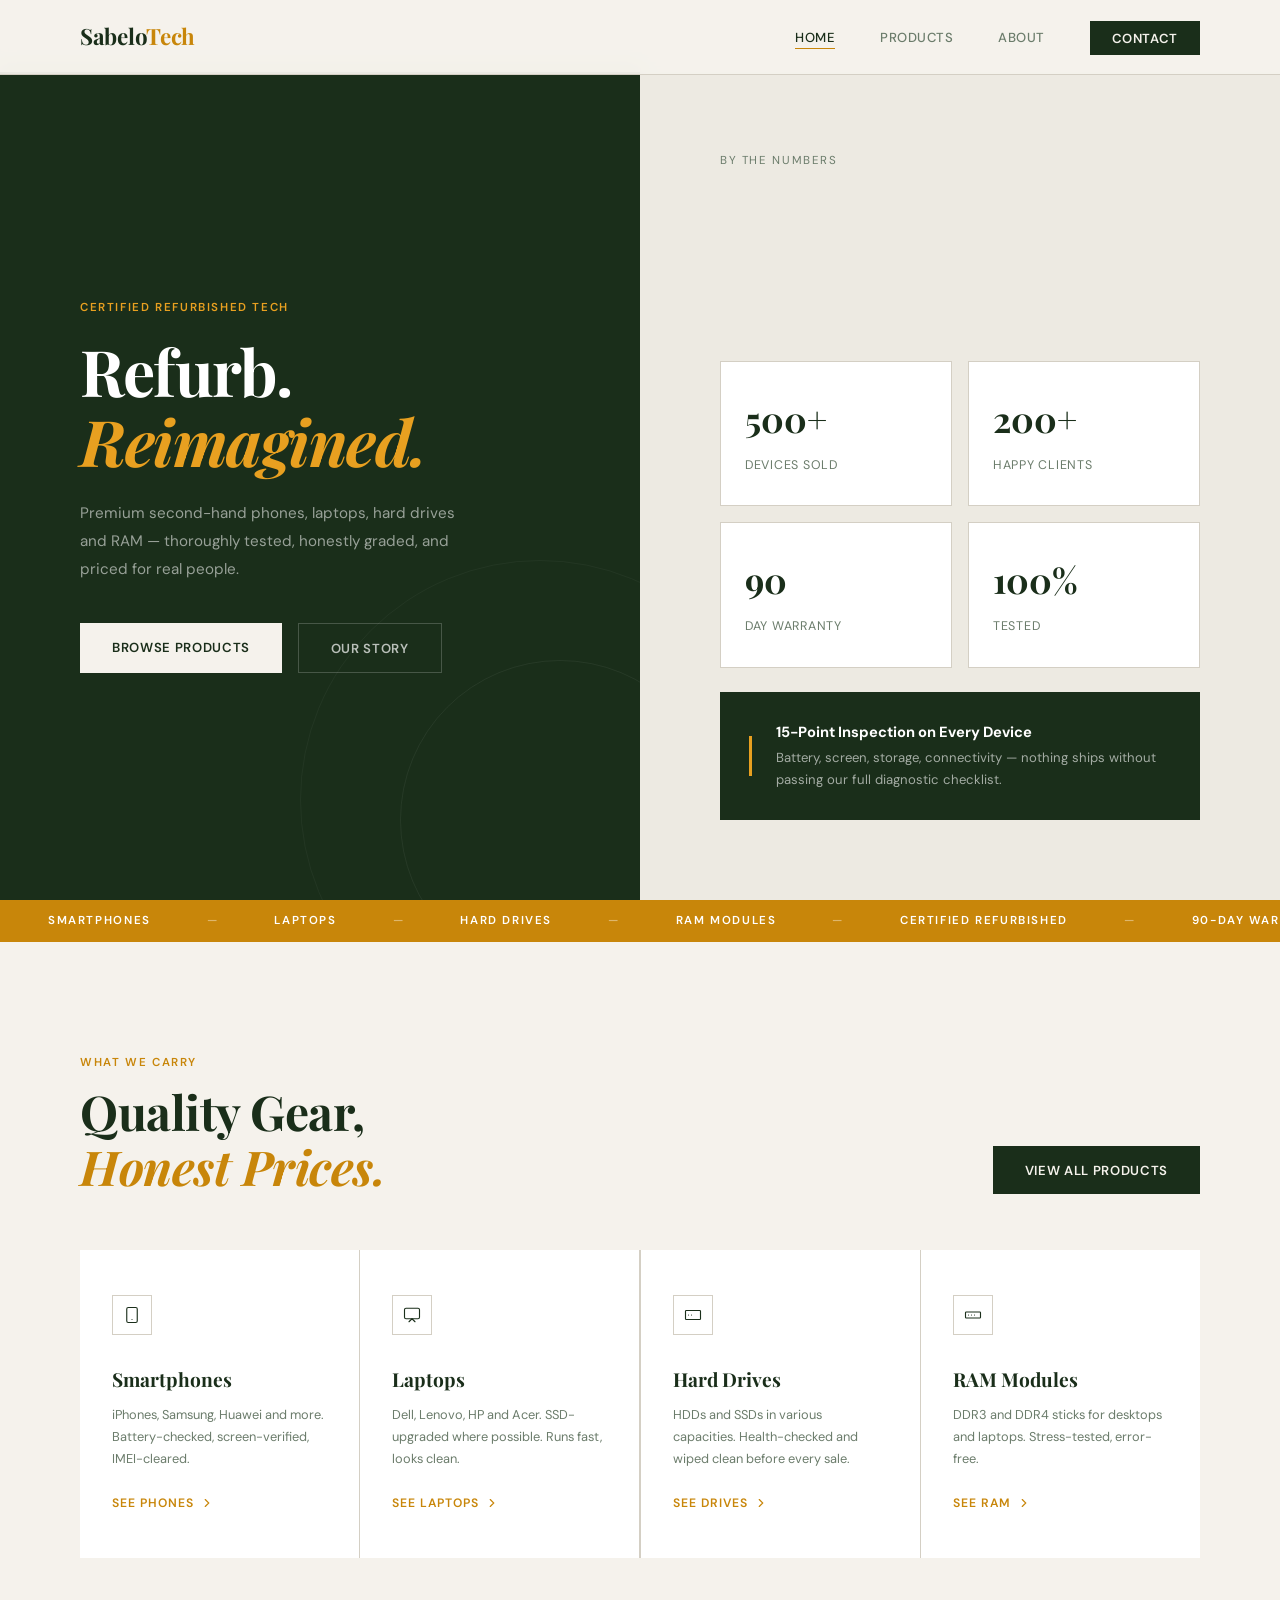
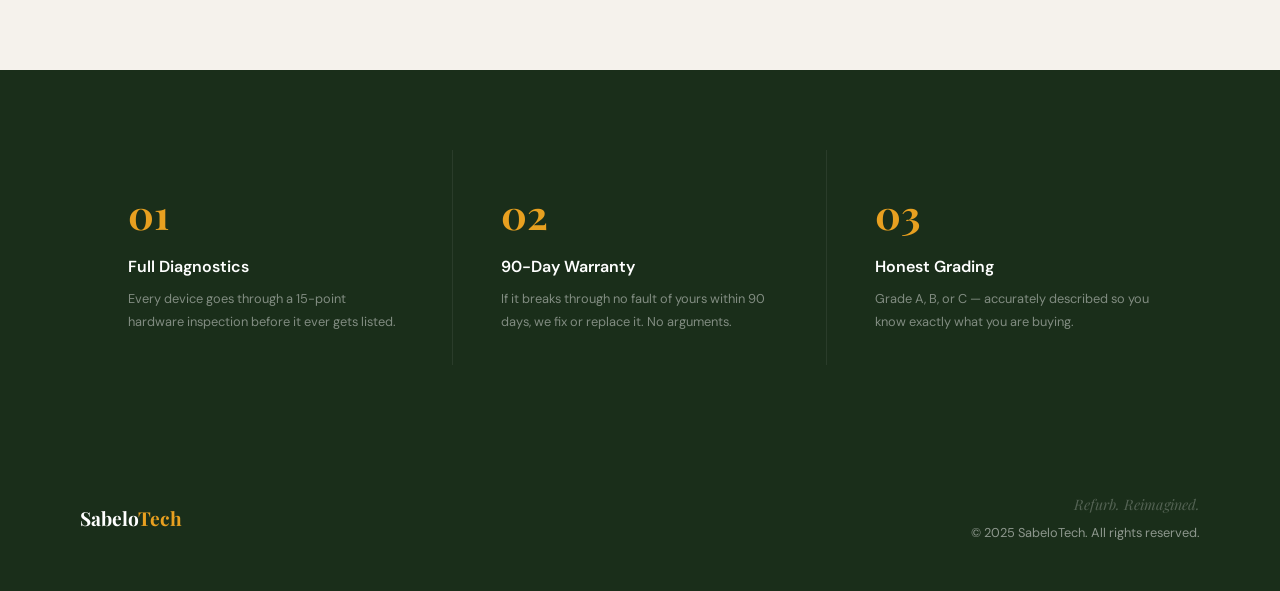
<file: index.html>
<!DOCTYPE html>
<html lang="en">
<head>
  <meta charset="UTF-8"/>
  <meta name="viewport" content="width=device-width, initial-scale=1.0"/>
  <title>SabeloTech — Refurb. Reimagined.</title>
  <link href="https://fonts.googleapis.com/css2?family=Playfair+Display:ital,wght@0,600;0,700;1,600&family=DM+Sans:wght@400;500;600&display=swap" rel="stylesheet"/>
  <link rel="stylesheet" href="style.css"/>
  <style>
    /* ── HERO ── */
    .hero {
      min-height: 100vh;
      display: grid;
      grid-template-columns: 1fr 1fr;
      padding-top: 72px;
    }
    .hero-left {
      background: var(--dark);
      display: flex;
      flex-direction: column;
      justify-content: center;
      padding: 6rem 5rem;
      position: relative;
      overflow: hidden;
    }
    .hero-left::after {
      content: '';
      position: absolute;
      bottom: -80px; right: -80px;
      width: 320px; height: 320px;
      border-radius: 50%;
      border: 1px solid rgba(255,255,255,0.06);
    }
    .hero-left::before {
      content: '';
      position: absolute;
      bottom: -140px; right: -140px;
      width: 480px; height: 480px;
      border-radius: 50%;
      border: 1px solid rgba(255,255,255,0.04);
    }
    .hero-eyebrow {
      font-size: 0.72rem;
      font-weight: 600;
      letter-spacing: 0.14em;
      text-transform: uppercase;
      color: var(--accent2);
      margin-bottom: 1.2rem;
      opacity: 0;
      animation: fadeUp 0.6s ease 0.2s forwards;
    }
    .hero-title {
      font-family: var(--font-head);
      font-size: clamp(2.8rem, 5vw, 4.5rem);
      font-weight: 700;
      color: #fff;
      line-height: 1.08;
      letter-spacing: -1.5px;
      margin-bottom: 1.5rem;
      opacity: 0;
      animation: fadeUp 0.7s ease 0.4s forwards;
    }
    .hero-title em {
      font-style: italic;
      color: var(--accent2);
    }
    .hero-sub {
      font-size: 0.95rem;
      color: rgba(255,255,255,0.55);
      line-height: 1.85;
      max-width: 400px;
      margin-bottom: 2.5rem;
      opacity: 0;
      animation: fadeUp 0.7s ease 0.6s forwards;
    }
    .hero-btns {
      display: flex; gap: 1rem;
      opacity: 0;
      animation: fadeUp 0.6s ease 0.8s forwards;
    }
    .btn-light {
      background: var(--bg);
      color: var(--dark);
      font-family: var(--font-body);
      font-size: 0.82rem;
      font-weight: 600;
      letter-spacing: 0.05em;
      text-transform: uppercase;
      padding: 0.85rem 2rem;
      border: none; cursor: pointer;
      display: inline-block;
      transition: background 0.2s, transform 0.2s;
    }
    .btn-light:hover { background: var(--surface); transform: translateY(-2px); }
    .btn-ghost {
      background: transparent;
      color: rgba(255,255,255,0.7);
      font-family: var(--font-body);
      font-size: 0.82rem;
      font-weight: 600;
      letter-spacing: 0.05em;
      text-transform: uppercase;
      padding: 0.85rem 2rem;
      border: 1.5px solid rgba(255,255,255,0.2);
      display: inline-block;
      transition: border-color 0.2s, color 0.2s;
    }
    .btn-ghost:hover { border-color: rgba(255,255,255,0.5); color: #fff; }

    .hero-right {
      background: var(--surface);
      display: flex;
      flex-direction: column;
      justify-content: flex-end;
      padding: 5rem;
      gap: 1.5rem;
      position: relative;
    }
    .hero-right-label {
      position: absolute;
      top: 5rem; left: 5rem;
      font-size: 0.72rem;
      letter-spacing: 0.14em;
      text-transform: uppercase;
      color: var(--muted);
    }
    .hero-stat-row {
      display: grid;
      grid-template-columns: 1fr 1fr;
      gap: 1rem;
    }
    .hero-stat {
      background: var(--card);
      border: 1px solid var(--border);
      padding: 1.8rem 1.5rem;
    }
    .hero-stat-num {
      font-family: var(--font-head);
      font-size: 2.2rem;
      font-weight: 700;
      color: var(--dark);
      display: block;
      margin-bottom: 0.25rem;
    }
    .hero-stat-label {
      font-size: 0.78rem;
      color: var(--muted);
      text-transform: uppercase;
      letter-spacing: 0.06em;
    }
    .hero-feature {
      background: var(--dark);
      padding: 1.8rem;
      display: flex;
      align-items: center;
      gap: 1.5rem;
    }
    .hero-feature-bar {
      width: 3px; height: 40px;
      background: var(--accent2);
      flex-shrink: 0;
    }
    .hero-feature p {
      font-size: 0.82rem;
      color: rgba(255,255,255,0.6);
      line-height: 1.7;
    }
    .hero-feature strong {
      display: block;
      color: #fff;
      font-size: 0.92rem;
      margin-bottom: 0.15rem;
    }

    @keyframes fadeUp {
      from { opacity: 0; transform: translateY(18px); }
      to   { opacity: 1; transform: translateY(0); }
    }

    /* ── MARQUEE ── */
    .marquee-wrap {
      overflow: hidden;
      background: var(--accent);
      padding: 0.75rem 0;
    }
    .marquee-track {
      display: flex;
      white-space: nowrap;
      animation: marquee 22s linear infinite;
    }
    .marquee-track span {
      font-size: 0.72rem;
      font-weight: 600;
      letter-spacing: 0.14em;
      text-transform: uppercase;
      color: #fff;
      padding: 0 3rem;
    }
    .marquee-track span.dot {
      color: rgba(255,255,255,0.4);
      padding: 0 0.5rem;
    }
    @keyframes marquee {
      from { transform: translateX(0); }
      to   { transform: translateX(-50%); }
    }

    /* ── CATEGORIES PREVIEW ── */
    .categories {
      padding: 7rem 5rem;
      background: var(--bg);
    }
    .categories-header {
      display: flex;
      justify-content: space-between;
      align-items: flex-end;
      margin-bottom: 3.5rem;
    }
    .categories-grid {
      display: grid;
      grid-template-columns: repeat(4, 1fr);
      gap: 1.5px;
      background: var(--border);
    }
    .cat-card {
      background: var(--card);
      padding: 2.8rem 2rem;
      border: none;
      position: relative;
      overflow: hidden;
      transition: background 0.3s;
    }
    .cat-card::after {
      content: '';
      position: absolute;
      bottom: 0; left: 0; right: 0;
      height: 3px;
      background: var(--accent);
      transform: scaleX(0);
      transform-origin: left;
      transition: transform 0.3s ease;
    }
    .cat-card:hover { background: var(--light); }
    .cat-card:hover::after { transform: scaleX(1); }
    .cat-icon {
      width: 40px; height: 40px;
      border: 1.5px solid var(--border);
      display: flex; align-items: center; justify-content: center;
      margin-bottom: 1.8rem;
      font-size: 0;
    }
    .cat-icon svg {
      width: 18px; height: 18px;
      stroke: var(--dark); fill: none;
      stroke-width: 1.5; stroke-linecap: round; stroke-linejoin: round;
    }
    .cat-name {
      font-family: var(--font-head);
      font-size: 1.2rem;
      font-weight: 700;
      color: var(--dark);
      margin-bottom: 0.6rem;
    }
    .cat-desc {
      font-size: 0.8rem;
      color: var(--muted);
      line-height: 1.7;
      margin-bottom: 1.5rem;
    }
    .cat-link {
      font-size: 0.76rem;
      font-weight: 600;
      letter-spacing: 0.08em;
      text-transform: uppercase;
      color: var(--accent);
      display: flex; align-items: center; gap: 0.4rem;
    }
    .cat-link svg {
      width: 14px; height: 14px;
      stroke: var(--accent); fill: none;
      stroke-width: 2; stroke-linecap: round;
      transition: transform 0.2s;
    }
    .cat-card:hover .cat-link svg { transform: translateX(4px); }

    /* ── PROMISE STRIP ── */
    .promise {
      background: var(--dark);
      padding: 5rem;
      display: grid;
      grid-template-columns: repeat(3, 1fr);
      gap: 0;
    }
    .promise-item {
      padding: 2rem 3rem;
      border-right: 1px solid rgba(255,255,255,0.07);
    }
    .promise-item:last-child { border-right: none; }
    .promise-num {
      font-family: var(--font-head);
      font-size: 2.5rem;
      font-weight: 700;
      color: var(--accent2);
      display: block;
      margin-bottom: 0.5rem;
    }
    .promise-label {
      font-size: 1rem;
      font-weight: 600;
      color: #fff;
      margin-bottom: 0.5rem;
    }
    .promise-desc {
      font-size: 0.8rem;
      color: rgba(255,255,255,0.45);
      line-height: 1.8;
    }

    @media (max-width: 900px) {
      .hero { grid-template-columns: 1fr; }
      .hero-right { display: none; }
      .hero-left { padding: 5rem 1.5rem; }
      .categories { padding: 4rem 1.5rem; }
      .categories-grid { grid-template-columns: 1fr 1fr; }
      .promise { grid-template-columns: 1fr; padding: 3rem 1.5rem; }
      .promise-item { border-right: none; border-bottom: 1px solid rgba(255,255,255,0.07); }
      .categories-header { flex-direction: column; align-items: flex-start; gap: 1rem; }
    }
  </style>
</head>
<body>

  <nav id="navbar">
    <div class="logo">Sabelo<span>Tech</span></div>
    <ul class="nav-links">
      <li><a href="index.html" class="active">Home</a></li>
      <li><a href="products.html">Products</a></li>
      <li><a href="about.html">About</a></li>
      <li><a href="contact.html" class="nav-cta">Contact</a></li>
    </ul>
  </nav>

  <!-- HERO -->
  <section class="hero">
    <div class="hero-left">
      <span class="hero-eyebrow">Certified Refurbished Tech</span>
      <h1 class="hero-title">Refurb.<br><em>Reimagined.</em></h1>
      <p class="hero-sub">
        Premium second-hand phones, laptops, hard drives and RAM —
        thoroughly tested, honestly graded, and priced for real people.
      </p>
      <div class="hero-btns">
        <a href="products.html" class="btn-light">Browse Products</a>
        <a href="about.html" class="btn-ghost">Our Story</a>
      </div>
    </div>
    <div class="hero-right">
      <span class="hero-right-label">By the numbers</span>
      <div class="hero-stat-row">
        <div class="hero-stat reveal">
          <span class="hero-stat-num">500+</span>
          <span class="hero-stat-label">Devices Sold</span>
        </div>
        <div class="hero-stat reveal reveal-delay-1">
          <span class="hero-stat-num">200+</span>
          <span class="hero-stat-label">Happy Clients</span>
        </div>
        <div class="hero-stat reveal reveal-delay-2">
          <span class="hero-stat-num">90</span>
          <span class="hero-stat-label">Day Warranty</span>
        </div>
        <div class="hero-stat reveal reveal-delay-3">
          <span class="hero-stat-num">100%</span>
          <span class="hero-stat-label">Tested</span>
        </div>
      </div>
      <div class="hero-feature reveal reveal-delay-4">
        <div class="hero-feature-bar"></div>
        <div>
          <strong>15-Point Inspection on Every Device</strong>
          <p>Battery, screen, storage, connectivity — nothing ships without passing our full diagnostic checklist.</p>
        </div>
      </div>
    </div>
  </section>

  <!-- MARQUEE -->
  <div class="marquee-wrap">
    <div class="marquee-track">
      <span>Smartphones</span><span class="dot">—</span>
      <span>Laptops</span><span class="dot">—</span>
      <span>Hard Drives</span><span class="dot">—</span>
      <span>RAM Modules</span><span class="dot">—</span>
      <span>Certified Refurbished</span><span class="dot">—</span>
      <span>90-Day Warranty</span><span class="dot">—</span>
      <span>Free Diagnostics</span><span class="dot">—</span>
      <span>Honest Grading</span><span class="dot">—</span>
      <span>Smartphones</span><span class="dot">—</span>
      <span>Laptops</span><span class="dot">—</span>
      <span>Hard Drives</span><span class="dot">—</span>
      <span>RAM Modules</span><span class="dot">—</span>
      <span>Certified Refurbished</span><span class="dot">—</span>
      <span>90-Day Warranty</span><span class="dot">—</span>
      <span>Free Diagnostics</span><span class="dot">—</span>
      <span>Honest Grading</span><span class="dot">—</span>
    </div>
  </div>

  <!-- CATEGORIES PREVIEW -->
  <section class="categories">
    <div class="categories-header">
      <div>
        <span class="section-eyebrow reveal">What We Carry</span>
        <h2 class="section-title reveal reveal-delay-1">Quality Gear,<br><em>Honest Prices.</em></h2>
      </div>
      <a href="products.html" class="btn btn-dark reveal">View All Products</a>
    </div>
    <div class="categories-grid">

      <div class="cat-card reveal">
        <div class="cat-icon">
          <svg viewBox="0 0 24 24"><rect x="5" y="2" width="14" height="20" rx="2"/><line x1="12" y1="18" x2="12" y2="18.01"/></svg>
        </div>
        <div class="cat-name">Smartphones</div>
        <p class="cat-desc">iPhones, Samsung, Huawei and more. Battery-checked, screen-verified, IMEI-cleared.</p>
        <a href="products.html" class="cat-link">
          See Phones
          <svg viewBox="0 0 24 24"><polyline points="9 18 15 12 9 6"/></svg>
        </a>
      </div>

      <div class="cat-card reveal reveal-delay-1">
        <div class="cat-icon">
          <svg viewBox="0 0 24 24"><rect x="2" y="3" width="20" height="14" rx="2"/><polyline points="8 21 12 17 16 21"/></svg>
        </div>
        <div class="cat-name">Laptops</div>
        <p class="cat-desc">Dell, Lenovo, HP and Acer. SSD-upgraded where possible. Runs fast, looks clean.</p>
        <a href="products.html" class="cat-link">
          See Laptops
          <svg viewBox="0 0 24 24"><polyline points="9 18 15 12 9 6"/></svg>
        </a>
      </div>

      <div class="cat-card reveal reveal-delay-2">
        <div class="cat-icon">
          <svg viewBox="0 0 24 24"><rect x="2" y="6" width="20" height="12" rx="1"/><line x1="6" y1="12" x2="6" y2="12.01"/><line x1="10" y1="12" x2="10" y2="12.01"/></svg>
        </div>
        <div class="cat-name">Hard Drives</div>
        <p class="cat-desc">HDDs and SSDs in various capacities. Health-checked and wiped clean before every sale.</p>
        <a href="products.html" class="cat-link">
          See Drives
          <svg viewBox="0 0 24 24"><polyline points="9 18 15 12 9 6"/></svg>
        </a>
      </div>

      <div class="cat-card reveal reveal-delay-3">
        <div class="cat-icon">
          <svg viewBox="0 0 24 24"><rect x="2" y="8" width="20" height="8" rx="1"/><line x1="6" y1="12" x2="6" y2="12.01"/><line x1="10" y1="12" x2="10" y2="12.01"/><line x1="14" y1="12" x2="14" y2="12.01"/></svg>
        </div>
        <div class="cat-name">RAM Modules</div>
        <p class="cat-desc">DDR3 and DDR4 sticks for desktops and laptops. Stress-tested, error-free.</p>
        <a href="products.html" class="cat-link">
          See RAM
          <svg viewBox="0 0 24 24"><polyline points="9 18 15 12 9 6"/></svg>
        </a>
      </div>

    </div>
  </section>

  <!-- PROMISE STRIP -->
  <div class="promise">
    <div class="promise-item reveal">
      <span class="promise-num">01</span>
      <div class="promise-label">Full Diagnostics</div>
      <p class="promise-desc">Every device goes through a 15-point hardware inspection before it ever gets listed.</p>
    </div>
    <div class="promise-item reveal reveal-delay-1">
      <span class="promise-num">02</span>
      <div class="promise-label">90-Day Warranty</div>
      <p class="promise-desc">If it breaks through no fault of yours within 90 days, we fix or replace it. No arguments.</p>
    </div>
    <div class="promise-item reveal reveal-delay-2">
      <span class="promise-num">03</span>
      <div class="promise-label">Honest Grading</div>
      <p class="promise-desc">Grade A, B, or C — accurately described so you know exactly what you are buying.</p>
    </div>
  </div>

  <footer>
    <div class="footer-logo">Sabelo<span>Tech</span></div>
    <div class="footer-right">
      <div class="footer-tagline">Refurb. Reimagined.</div>
      <div style="margin-top:0.4rem">© 2025 SabeloTech. All rights reserved.</div>
    </div>
  </footer>

  <script src="main.js"></script>
</body>
</html>
</file>
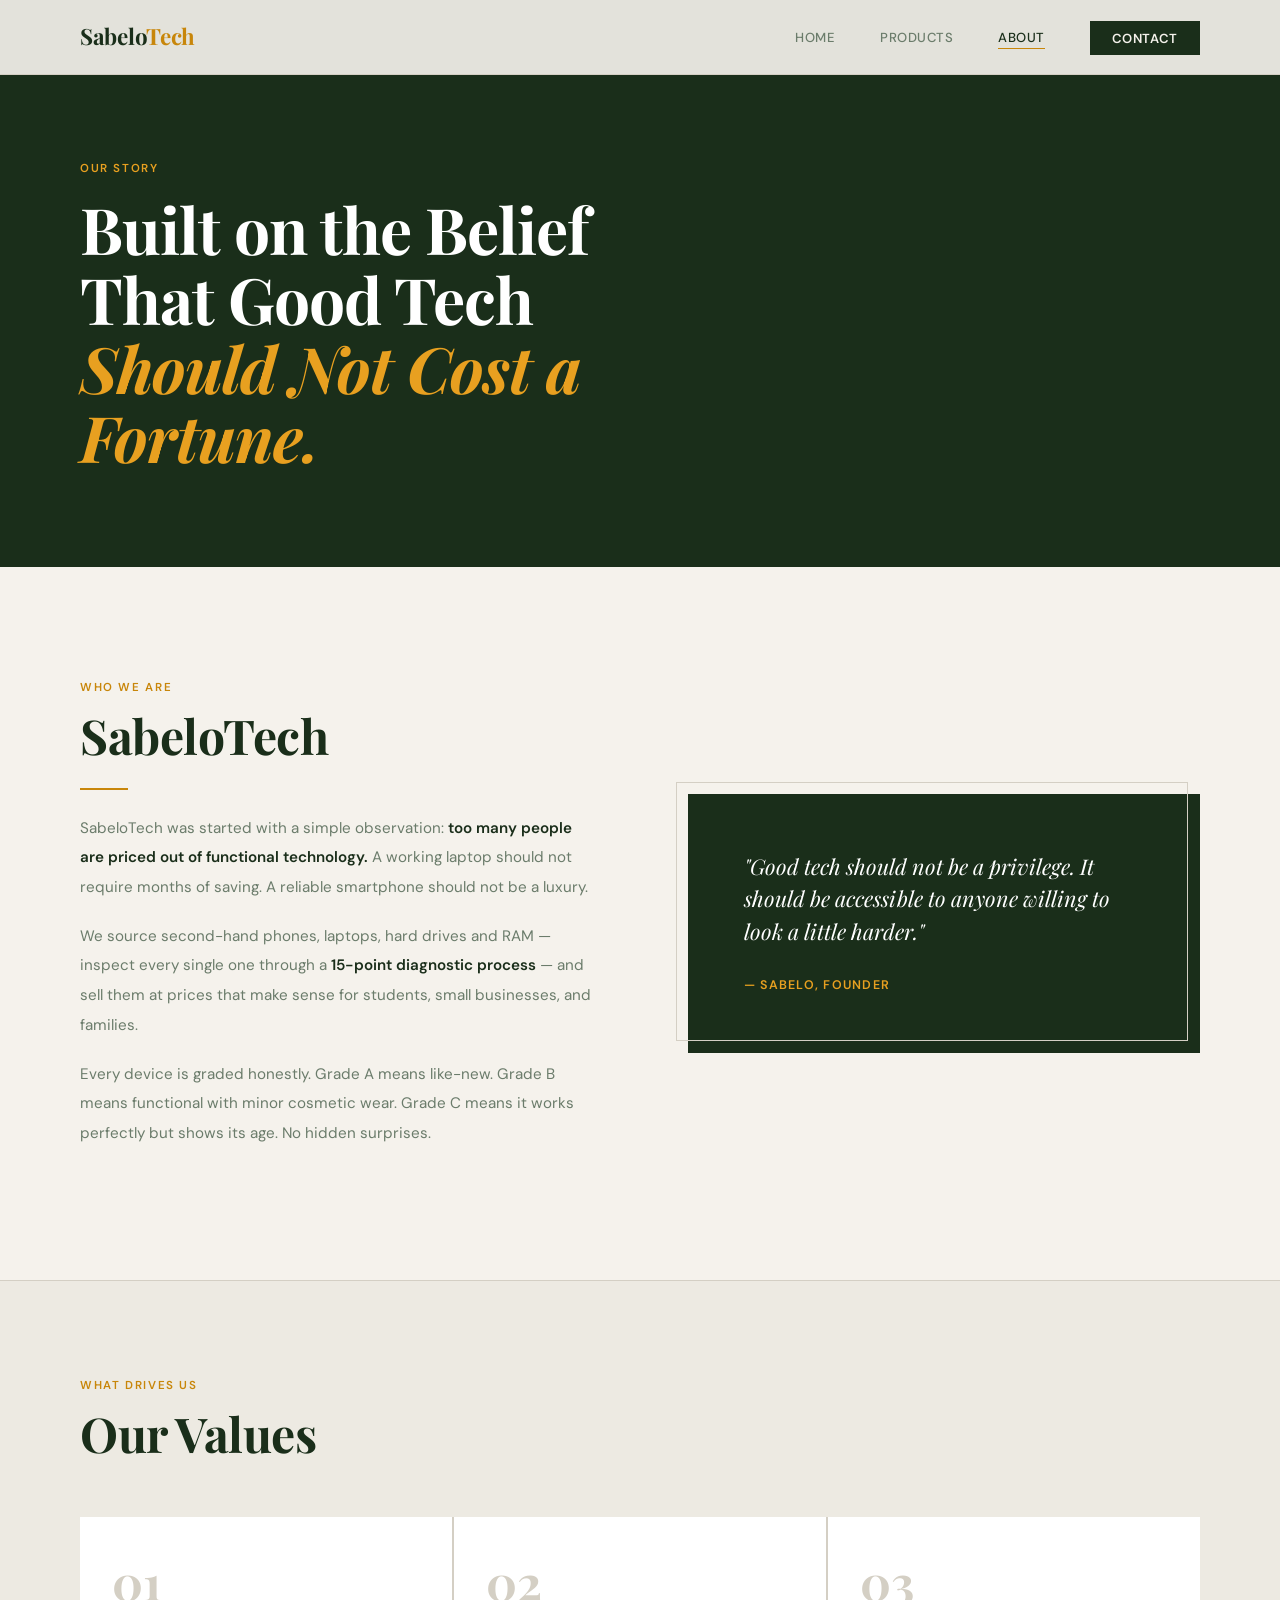
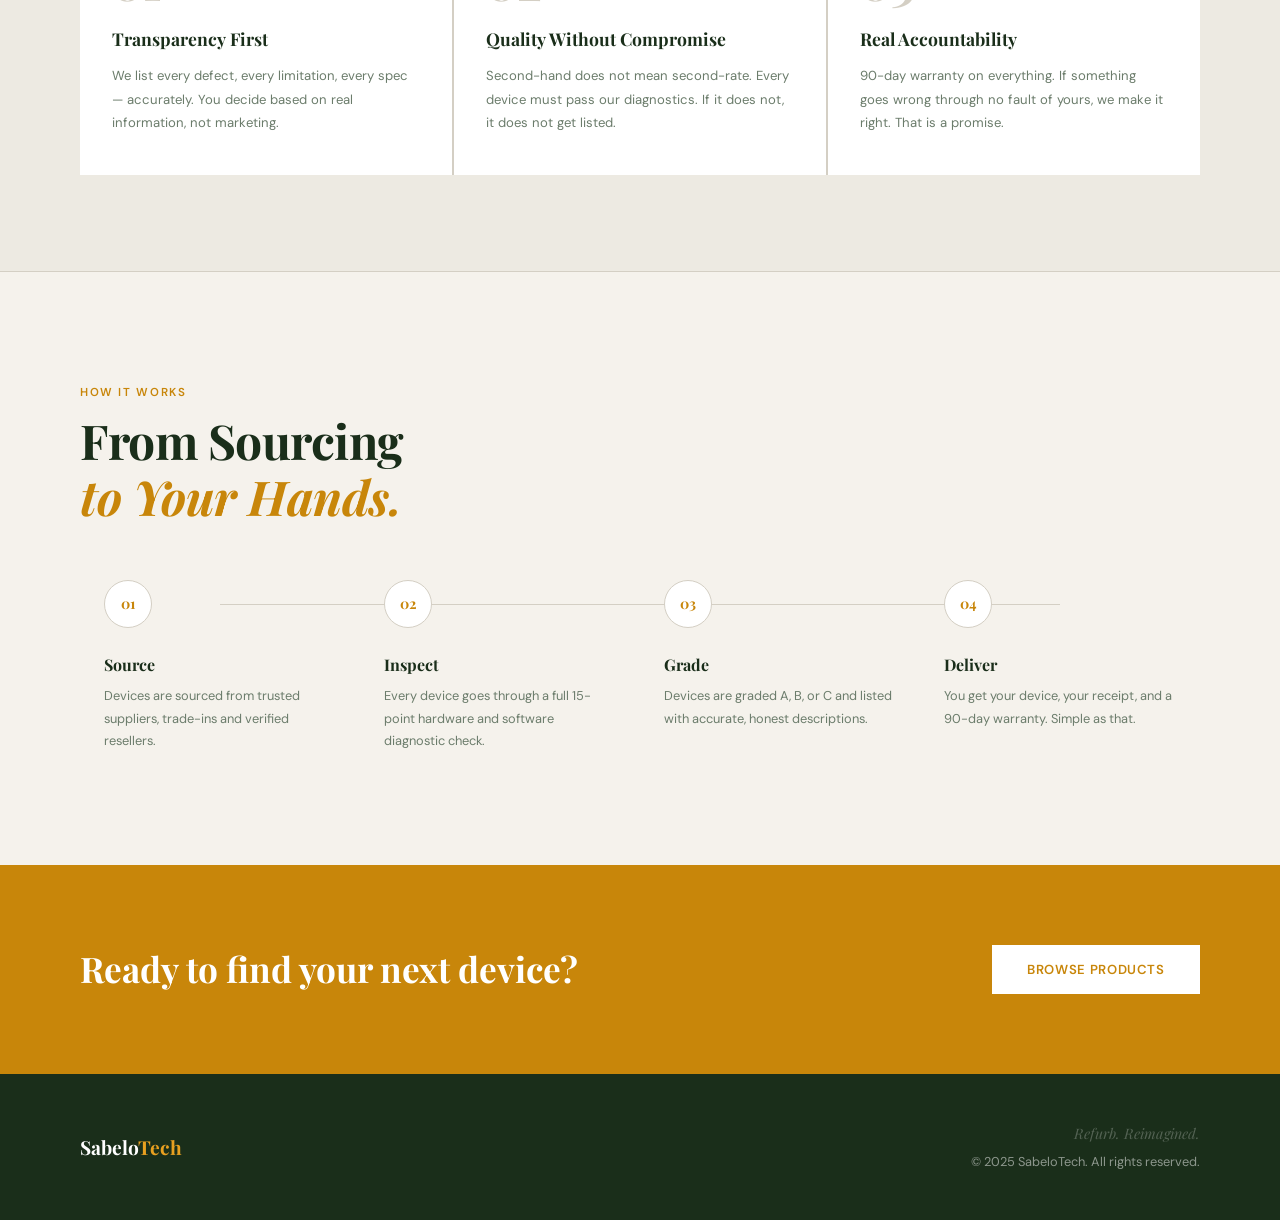
<file: about.html>
<!DOCTYPE html>
<html lang="en">
<head>
  <meta charset="UTF-8"/>
  <meta name="viewport" content="width=device-width, initial-scale=1.0"/>
  <title>About — SabeloTech</title>
  <link href="https://fonts.googleapis.com/css2?family=Playfair+Display:ital,wght@0,600;0,700;1,600&family=DM+Sans:wght@400;500;600&display=swap" rel="stylesheet"/>
  <link rel="stylesheet" href="style.css"/>
  <style>

    /* ── PAGE HERO ── */
    .page-hero {
      padding: 10rem 5rem 6rem;
      background: var(--dark);
    }
    .page-hero-eyebrow {
      font-size: 0.72rem;
      font-weight: 600;
      letter-spacing: 0.14em;
      text-transform: uppercase;
      color: var(--accent2);
      margin-bottom: 1rem;
      display: block;
    }
    .page-hero-title {
      font-family: var(--font-head);
      font-size: clamp(2.5rem, 5vw, 4rem);
      font-weight: 700;
      color: #fff;
      line-height: 1.08;
      letter-spacing: -1px;
      max-width: 640px;
    }
    .page-hero-title em { font-style: italic; color: var(--accent2); }

    /* ── STORY SECTION ── */
    .story {
      padding: 7rem 5rem;
      display: grid;
      grid-template-columns: 1fr 1fr;
      gap: 6rem;
      align-items: center;
      background: var(--bg);
    }
    .story-text p {
      font-size: 0.95rem;
      color: var(--muted);
      line-height: 1.95;
      margin-bottom: 1.2rem;
    }
    .story-text p strong {
      color: var(--dark);
      font-weight: 600;
    }
    .story-visual {
      background: var(--dark);
      padding: 3.5rem;
      position: relative;
    }
    .story-visual::before {
      content: '';
      position: absolute;
      top: -12px; left: -12px; right: 12px; bottom: 12px;
      border: 1.5px solid var(--border);
      z-index: -1;
    }
    .story-quote {
      font-family: var(--font-head);
      font-size: 1.35rem;
      font-style: italic;
      color: #fff;
      line-height: 1.5;
      margin-bottom: 1.5rem;
    }
    .story-quote-author {
      font-size: 0.78rem;
      font-weight: 600;
      letter-spacing: 0.1em;
      text-transform: uppercase;
      color: var(--accent2);
    }

    /* ── VALUES ── */
    .values {
      background: var(--surface);
      border-top: 1px solid var(--border);
      border-bottom: 1px solid var(--border);
      padding: 6rem 5rem;
    }
    .values-header { margin-bottom: 3.5rem; }
    .values-grid {
      display: grid;
      grid-template-columns: repeat(3, 1fr);
      gap: 1.5px;
      background: var(--border);
    }
    .value-card {
      background: var(--card);
      padding: 2.5rem 2rem;
      transition: background 0.2s;
    }
    .value-card:hover { background: var(--light); }
    .value-num {
      font-family: var(--font-head);
      font-size: 3rem;
      font-weight: 700;
      color: var(--border);
      line-height: 1;
      margin-bottom: 1.2rem;
    }
    .value-title {
      font-family: var(--font-head);
      font-size: 1.1rem;
      font-weight: 700;
      color: var(--dark);
      margin-bottom: 0.7rem;
    }
    .value-desc {
      font-size: 0.82rem;
      color: var(--muted);
      line-height: 1.8;
    }

    /* ── PROCESS ── */
    .process {
      padding: 7rem 5rem;
      background: var(--bg);
    }
    .process-header { margin-bottom: 3.5rem; }
    .process-steps {
      display: grid;
      grid-template-columns: repeat(4, 1fr);
      gap: 0;
      position: relative;
    }
    .process-steps::before {
      content: '';
      position: absolute;
      top: 24px; left: 12.5%;
      right: 12.5%;
      height: 1px;
      background: var(--border);
      z-index: 0;
    }
    .process-step {
      padding: 0 1.5rem;
      position: relative;
      z-index: 1;
    }
    .step-dot {
      width: 48px; height: 48px;
      border-radius: 50%;
      background: var(--card);
      border: 1.5px solid var(--border);
      display: flex; align-items: center; justify-content: center;
      margin-bottom: 1.5rem;
      font-family: var(--font-head);
      font-size: 0.9rem;
      font-weight: 700;
      color: var(--accent);
      transition: background 0.2s, border-color 0.2s;
    }
    .process-step:hover .step-dot {
      background: var(--dark);
      border-color: var(--dark);
      color: var(--accent2);
    }
    .step-title {
      font-family: var(--font-head);
      font-size: 1rem;
      font-weight: 700;
      color: var(--dark);
      margin-bottom: 0.5rem;
    }
    .step-desc {
      font-size: 0.8rem;
      color: var(--muted);
      line-height: 1.75;
    }

    /* ── CTA ── */
    .about-cta {
      background: var(--accent);
      padding: 5rem;
      display: flex;
      justify-content: space-between;
      align-items: center;
      gap: 2rem;
    }
    .about-cta h2 {
      font-family: var(--font-head);
      font-size: clamp(1.5rem, 3vw, 2.2rem);
      font-weight: 700;
      color: #fff;
      line-height: 1.2;
    }
    .btn-white {
      background: #fff;
      color: var(--accent);
      font-family: var(--font-body);
      font-size: 0.82rem;
      font-weight: 600;
      letter-spacing: 0.05em;
      text-transform: uppercase;
      padding: 0.9rem 2.2rem;
      white-space: nowrap;
      display: inline-block;
      transition: transform 0.2s, box-shadow 0.2s;
    }
    .btn-white:hover {
      transform: translateY(-2px);
      box-shadow: 0 6px 20px rgba(0,0,0,0.15);
    }

    @media (max-width: 900px) {
      .page-hero { padding: 8rem 1.5rem 4rem; }
      .story { grid-template-columns: 1fr; gap: 3rem; padding: 4rem 1.5rem; }
      .values { padding: 4rem 1.5rem; }
      .values-grid { grid-template-columns: 1fr; }
      .process { padding: 4rem 1.5rem; }
      .process-steps { grid-template-columns: 1fr 1fr; gap: 2.5rem; }
      .process-steps::before { display: none; }
      .about-cta { flex-direction: column; padding: 3rem 1.5rem; }
    }
  </style>
</head>
<body>

  <nav id="navbar">
    <div class="logo">Sabelo<span>Tech</span></div>
    <ul class="nav-links">
      <li><a href="index.html">Home</a></li>
      <li><a href="products.html">Products</a></li>
      <li><a href="about.html" class="active">About</a></li>
      <li><a href="contact.html" class="nav-cta">Contact</a></li>
    </ul>
  </nav>

  <!-- PAGE HERO -->
  <div class="page-hero">
    <span class="page-hero-eyebrow">Our Story</span>
    <h1 class="page-hero-title">Built on the Belief That Good Tech<br><em>Should Not Cost a Fortune.</em></h1>
  </div>

  <!-- STORY -->
  <section class="story">
    <div class="story-text reveal">
      <span class="section-eyebrow">Who We Are</span>
      <h2 class="section-title" style="margin-bottom:1.5rem">SabeloTech</h2>
      <div class="divider"></div>
      <p>
        SabeloTech was started with a simple observation: <strong>too many people are priced out of functional technology.</strong>
        A working laptop should not require months of saving. A reliable smartphone should not be a luxury.
      </p>
      <p>
        We source second-hand phones, laptops, hard drives and RAM — inspect every single one through a
        <strong>15-point diagnostic process</strong> — and sell them at prices that make sense for students,
        small businesses, and families.
      </p>
      <p>
        Every device is graded honestly. Grade A means like-new. Grade B means functional with minor cosmetic wear.
        Grade C means it works perfectly but shows its age. No hidden surprises.
      </p>
    </div>
    <div class="story-visual reveal reveal-delay-2">
      <p class="story-quote">
        "Good tech should not be a privilege. It should be accessible to anyone willing to look a little harder."
      </p>
      <span class="story-quote-author">— Sabelo, Founder</span>
    </div>
  </section>

  <!-- VALUES -->
  <section class="values">
    <div class="values-header">
      <span class="section-eyebrow reveal">What Drives Us</span>
      <h2 class="section-title reveal reveal-delay-1">Our Values</h2>
    </div>
    <div class="values-grid">
      <div class="value-card reveal">
        <div class="value-num">01</div>
        <div class="value-title">Transparency First</div>
        <p class="value-desc">We list every defect, every limitation, every spec — accurately. You decide based on real information, not marketing.</p>
      </div>
      <div class="value-card reveal reveal-delay-1">
        <div class="value-num">02</div>
        <div class="value-title">Quality Without Compromise</div>
        <p class="value-desc">Second-hand does not mean second-rate. Every device must pass our diagnostics. If it does not, it does not get listed.</p>
      </div>
      <div class="value-card reveal reveal-delay-2">
        <div class="value-num">03</div>
        <div class="value-title">Real Accountability</div>
        <p class="value-desc">90-day warranty on everything. If something goes wrong through no fault of yours, we make it right. That is a promise.</p>
      </div>
    </div>
  </section>

  <!-- PROCESS -->
  <section class="process">
    <div class="process-header">
      <span class="section-eyebrow reveal">How It Works</span>
      <h2 class="section-title reveal reveal-delay-1">From Sourcing<br><em>to Your Hands.</em></h2>
    </div>
    <div class="process-steps">
      <div class="process-step reveal">
        <div class="step-dot">01</div>
        <div class="step-title">Source</div>
        <p class="step-desc">Devices are sourced from trusted suppliers, trade-ins and verified resellers.</p>
      </div>
      <div class="process-step reveal reveal-delay-1">
        <div class="step-dot">02</div>
        <div class="step-title">Inspect</div>
        <p class="step-desc">Every device goes through a full 15-point hardware and software diagnostic check.</p>
      </div>
      <div class="process-step reveal reveal-delay-2">
        <div class="step-dot">03</div>
        <div class="step-title">Grade</div>
        <p class="step-desc">Devices are graded A, B, or C and listed with accurate, honest descriptions.</p>
      </div>
      <div class="process-step reveal reveal-delay-3">
        <div class="step-dot">04</div>
        <div class="step-title">Deliver</div>
        <p class="step-desc">You get your device, your receipt, and a 90-day warranty. Simple as that.</p>
      </div>
    </div>
  </section>

  <!-- CTA -->
  <div class="about-cta">
    <h2>Ready to find your next device?</h2>
    <a href="products.html" class="btn-white">Browse Products</a>
  </div>

  <footer>
    <div class="footer-logo">Sabelo<span>Tech</span></div>
    <div class="footer-right">
      <div class="footer-tagline">Refurb. Reimagined.</div>
      <div style="margin-top:0.4rem">© 2025 SabeloTech. All rights reserved.</div>
    </div>
  </footer>

  <script src="main.js"></script>
</body>
</html>
</file>
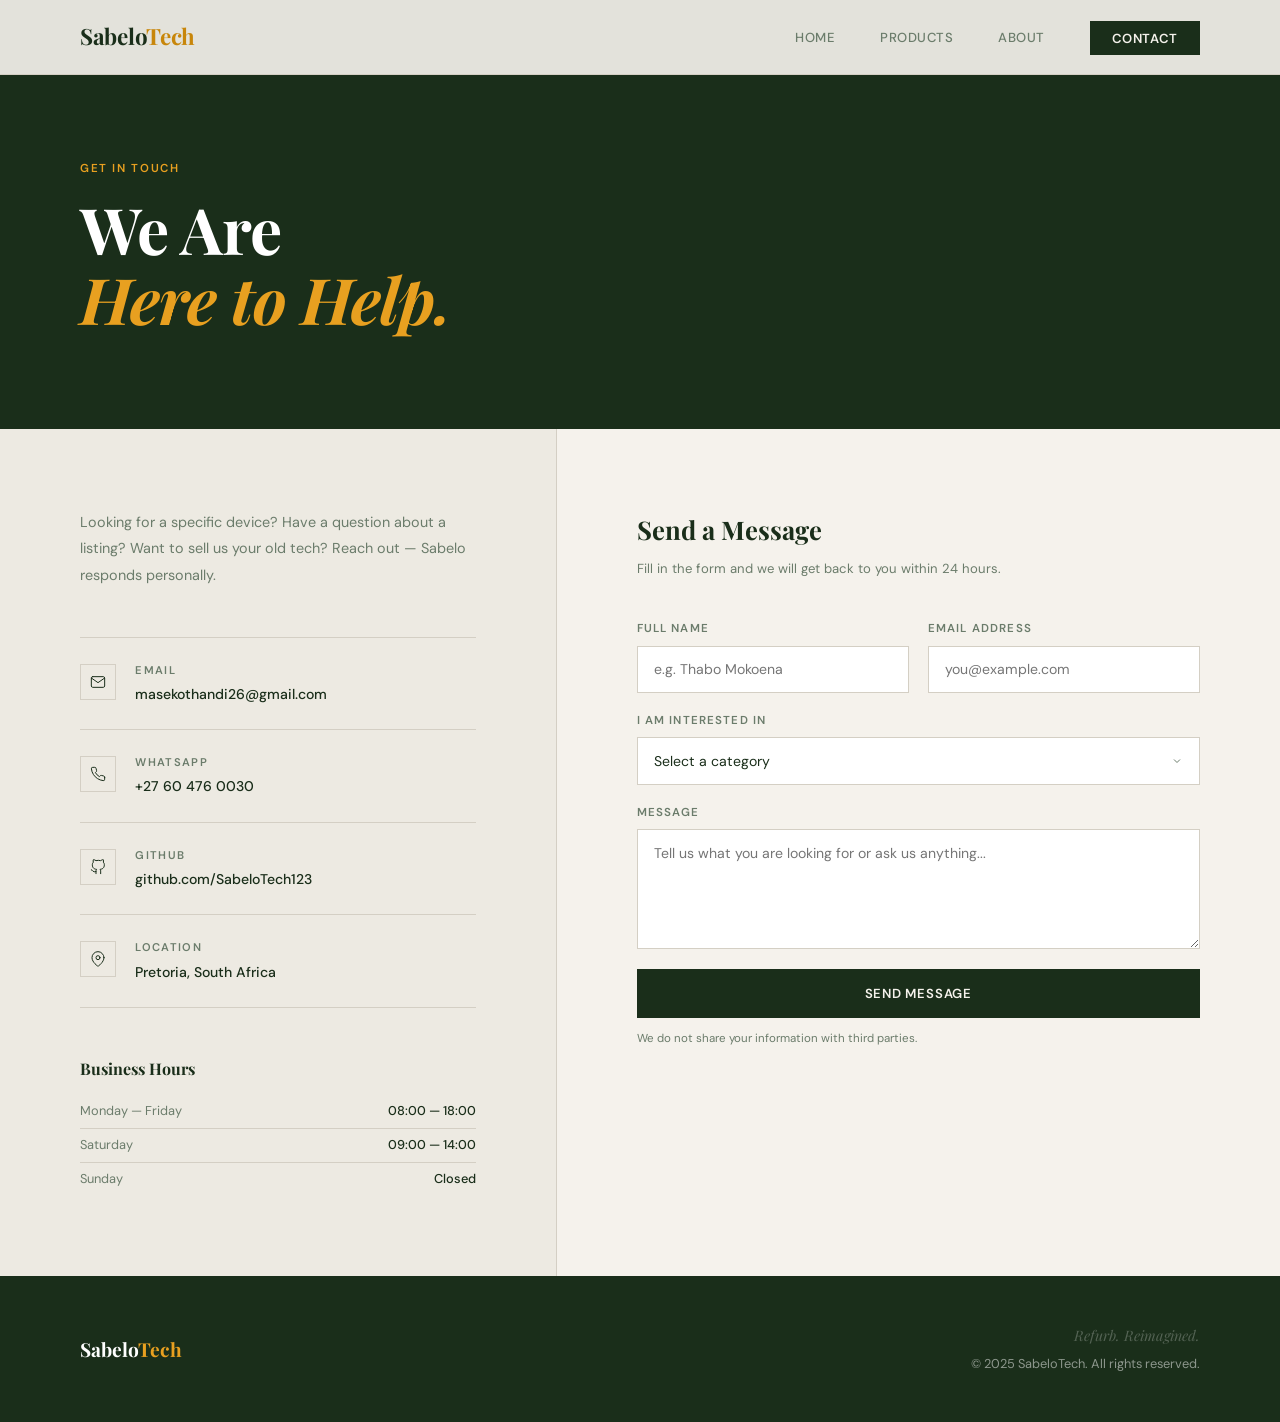
<file: contact.html>
<!DOCTYPE html>
<html lang="en">
<head>
  <meta charset="UTF-8"/>
  <meta name="viewport" content="width=device-width, initial-scale=1.0"/>
  <title>Contact — SabeloTech</title>
  <link href="https://fonts.googleapis.com/css2?family=Playfair+Display:ital,wght@0,600;0,700;1,600&family=DM+Sans:wght@400;500;600&display=swap" rel="stylesheet"/>
  <link rel="stylesheet" href="style.css"/>
  <style>

    /* ── PAGE HERO ── */
    .page-hero {
      padding: 10rem 5rem 6rem;
      background: var(--dark);
    }
    .page-hero-eyebrow {
      font-size: 0.72rem;
      font-weight: 600;
      letter-spacing: 0.14em;
      text-transform: uppercase;
      color: var(--accent2);
      margin-bottom: 1rem;
      display: block;
    }
    .page-hero-title {
      font-family: var(--font-head);
      font-size: clamp(2.5rem, 5vw, 4rem);
      font-weight: 700;
      color: #fff;
      line-height: 1.08;
      letter-spacing: -1px;
    }
    .page-hero-title em { font-style: italic; color: var(--accent2); }

    /* ── CONTACT LAYOUT ── */
    .contact-layout {
      display: grid;
      grid-template-columns: 1fr 1.3fr;
      min-height: 60vh;
    }

    /* ── LEFT PANEL ── */
    .contact-left {
      background: var(--surface);
      border-right: 1px solid var(--border);
      padding: 5rem;
      display: flex;
      flex-direction: column;
      gap: 3rem;
    }
    .contact-intro {
      font-size: 0.9rem;
      color: var(--muted);
      line-height: 1.85;
    }
    .contact-methods { display: flex; flex-direction: column; gap: 0; }
    .contact-method {
      display: flex;
      align-items: flex-start;
      gap: 1.2rem;
      padding: 1.5rem 0;
      border-bottom: 1px solid var(--border);
    }
    .contact-method:first-child { border-top: 1px solid var(--border); }
    .method-icon {
      width: 36px; height: 36px;
      border: 1px solid var(--border);
      display: flex; align-items: center; justify-content: center;
      flex-shrink: 0;
      margin-top: 2px;
    }
    .method-icon svg {
      width: 16px; height: 16px;
      stroke: var(--dark); fill: none;
      stroke-width: 1.5; stroke-linecap: round; stroke-linejoin: round;
    }
    .method-label {
      font-size: 0.7rem;
      font-weight: 600;
      letter-spacing: 0.12em;
      text-transform: uppercase;
      color: var(--muted);
      margin-bottom: 0.2rem;
    }
    .method-value {
      font-size: 0.88rem;
      font-weight: 500;
      color: var(--dark);
    }
    .method-value a {
      color: var(--dark);
      transition: color 0.2s;
    }
    .method-value a:hover { color: var(--accent); }

    .hours-block { }
    .hours-title {
      font-family: var(--font-head);
      font-size: 1rem;
      font-weight: 700;
      color: var(--dark);
      margin-bottom: 0.8rem;
    }
    .hours-row {
      display: flex;
      justify-content: space-between;
      font-size: 0.8rem;
      color: var(--muted);
      padding: 0.4rem 0;
      border-bottom: 1px solid var(--border);
    }
    .hours-row:last-child { border-bottom: none; }
    .hours-row span:last-child { color: var(--dark); font-weight: 500; }

    /* ── RIGHT PANEL (FORM) ── */
    .contact-right {
      background: var(--bg);
      padding: 5rem;
    }
    .form-title {
      font-family: var(--font-head);
      font-size: 1.6rem;
      font-weight: 700;
      color: var(--dark);
      margin-bottom: 0.5rem;
    }
    .form-sub {
      font-size: 0.82rem;
      color: var(--muted);
      margin-bottom: 2.5rem;
      line-height: 1.7;
    }
    .form-grid {
      display: grid;
      grid-template-columns: 1fr 1fr;
      gap: 1.2rem;
      margin-bottom: 1.2rem;
    }
    .form-group {
      display: flex;
      flex-direction: column;
      gap: 0.45rem;
    }
    .form-group.full { grid-column: 1 / -1; }
    label {
      font-size: 0.72rem;
      font-weight: 600;
      letter-spacing: 0.1em;
      text-transform: uppercase;
      color: var(--muted);
    }
    input, select, textarea {
      font-family: var(--font-body);
      font-size: 0.88rem;
      color: var(--dark);
      background: var(--card);
      border: 1.5px solid var(--border);
      padding: 0.85rem 1rem;
      outline: none;
      transition: border-color 0.2s;
      width: 100%;
      -webkit-appearance: none;
    }
    input:focus, select:focus, textarea:focus {
      border-color: var(--dark);
    }
    textarea { resize: vertical; min-height: 120px; }
    select {
      cursor: pointer;
      background-image: url("data:image/svg+xml,%3Csvg xmlns='http://www.w3.org/2000/svg' width='12' height='12' viewBox='0 0 24 24' fill='none' stroke='%236b7c6b' stroke-width='2'%3E%3Cpolyline points='6 9 12 15 18 9'/%3E%3C/svg%3E");
      background-repeat: no-repeat;
      background-position: right 1rem center;
      padding-right: 2.5rem;
    }
    .form-submit {
      margin-top: 0.8rem;
    }
    .submit-btn {
      background: var(--dark);
      color: var(--bg);
      font-family: var(--font-body);
      font-size: 0.82rem;
      font-weight: 600;
      letter-spacing: 0.06em;
      text-transform: uppercase;
      padding: 1rem 2.5rem;
      border: none;
      cursor: pointer;
      transition: background 0.2s, transform 0.15s;
      width: 100%;
    }
    .submit-btn:hover {
      background: var(--dark2);
      transform: translateY(-1px);
    }
    .form-note {
      font-size: 0.72rem;
      color: var(--muted);
      margin-top: 0.8rem;
      line-height: 1.6;
    }

    /* ── SUCCESS MESSAGE ── */
    .success-msg {
      display: none;
      background: #f0f8f0;
      border: 1.5px solid #b8e0b8;
      padding: 1.2rem 1.5rem;
      margin-bottom: 1.5rem;
      font-size: 0.85rem;
      color: #2a6e2a;
      line-height: 1.6;
    }

    @media (max-width: 900px) {
      .page-hero { padding: 8rem 1.5rem 4rem; }
      .contact-layout { grid-template-columns: 1fr; }
      .contact-left { padding: 3rem 1.5rem; border-right: none; border-bottom: 1px solid var(--border); }
      .contact-right { padding: 3rem 1.5rem; }
      .form-grid { grid-template-columns: 1fr; }
    }
  </style>
</head>
<body>

  <nav id="navbar">
    <div class="logo">Sabelo<span>Tech</span></div>
    <ul class="nav-links">
      <li><a href="index.html">Home</a></li>
      <li><a href="products.html">Products</a></li>
      <li><a href="about.html">About</a></li>
      <li><a href="contact.html" class="active nav-cta">Contact</a></li>
    </ul>
  </nav>

  <!-- PAGE HERO -->
  <div class="page-hero">
    <span class="page-hero-eyebrow">Get in Touch</span>
    <h1 class="page-hero-title">We Are<br><em>Here to Help.</em></h1>
  </div>

  <!-- CONTACT LAYOUT -->
  <div class="contact-layout">

    <!-- LEFT: INFO -->
    <div class="contact-left reveal">
      <p class="contact-intro">
        Looking for a specific device? Have a question about a listing?
        Want to sell us your old tech? Reach out — Sabelo responds personally.
      </p>

      <div class="contact-methods">
        <div class="contact-method">
          <div class="method-icon">
            <svg viewBox="0 0 24 24"><path d="M4 4h16c1.1 0 2 .9 2 2v12c0 1.1-.9 2-2 2H4c-1.1 0-2-.9-2-2V6c0-1.1.9-2 2-2z"/><polyline points="22,6 12,13 2,6"/></svg>
          </div>
          <div>
            <div class="method-label">Email</div>
            <div class="method-value"><a href="mailto:masekothandi26@gmail.com">masekothandi26@gmail.com</a></div>
          </div>
        </div>
        <div class="contact-method">
          <div class="method-icon">
            <svg viewBox="0 0 24 24"><path d="M22 16.92v3a2 2 0 01-2.18 2 19.79 19.79 0 01-8.63-3.07 19.5 19.5 0 01-6-6 19.79 19.79 0 01-3.07-8.67A2 2 0 014.11 2h3a2 2 0 012 1.72c.127.96.361 1.903.7 2.81a2 2 0 01-.45 2.11L8.09 9.91a16 16 0 006 6l1.27-1.27a2 2 0 012.11-.45c.907.339 1.85.573 2.81.7A2 2 0 0122 16.92z"/></svg>
          </div>
          <div>
            <div class="method-label">WhatsApp</div>
            <div class="method-value"><a href="https://wa.me/27604760030" target="_blank">+27 60 476 0030</a></div>
          </div>
        </div>
        <div class="contact-method">
          <div class="method-icon">
            <svg viewBox="0 0 24 24"><path d="M9 19c-5 1.5-5-2.5-7-3m14 6v-3.87a3.37 3.37 0 00-.94-2.61c3.14-.35 6.44-1.54 6.44-7A5.44 5.44 0 0020 4.77 5.07 5.07 0 0019.91 1S18.73.65 16 2.48a13.38 13.38 0 00-7 0C6.27.65 5.09 1 5.09 1A5.07 5.07 0 005 4.77a5.44 5.44 0 00-1.5 3.78c0 5.42 3.3 6.61 6.44 7A3.37 3.37 0 009 18.13V22"/></svg>
          </div>
          <div>
            <div class="method-label">GitHub</div>
            <div class="method-value"><a href="https://github.com/SabeloTech123" target="_blank">github.com/SabeloTech123</a></div>
          </div>
        </div>
        <div class="contact-method">
          <div class="method-icon">
            <svg viewBox="0 0 24 24"><path d="M21 10c0 7-9 13-9 13s-9-6-9-13a9 9 0 0118 0z"/><circle cx="12" cy="10" r="3"/></svg>
          </div>
          <div>
            <div class="method-label">Location</div>
            <div class="method-value">Pretoria, South Africa</div>
          </div>
        </div>
      </div>

      <div class="hours-block">
        <div class="hours-title">Business Hours</div>
        <div class="hours-row"><span>Monday — Friday</span><span>08:00 — 18:00</span></div>
        <div class="hours-row"><span>Saturday</span><span>09:00 — 14:00</span></div>
        <div class="hours-row"><span>Sunday</span><span>Closed</span></div>
      </div>
    </div>

    <!-- RIGHT: FORM -->
    <div class="contact-right">
      <div class="form-title reveal">Send a Message</div>
      <p class="form-sub reveal reveal-delay-1">Fill in the form and we will get back to you within 24 hours.</p>

      <div class="success-msg" id="successMsg">
        Thank you for your message. We will be in touch within 24 hours.
      </div>

      <form id="contactForm" action="https://formspree.io/f/d684801d-f7ad-4c5f-8ac9-dd513eaf0677" method="POST" novalidate>
        <div class="form-grid">
          <div class="form-group reveal">
            <label for="name">Full Name</label>
            <input type="text" id="name" name="name" placeholder="e.g. Thabo Mokoena" required/>
          </div>
          <div class="form-group reveal reveal-delay-1">
            <label for="email">Email Address</label>
            <input type="email" id="email" name="email" placeholder="you@example.com" required/>
          </div>
          <div class="form-group full reveal reveal-delay-2">
            <label for="interest">I Am Interested In</label>
            <select id="interest" name="interest">
              <option value="">Select a category</option>
              <option>Smartphones</option>
              <option>Laptops</option>
              <option>Hard Drives</option>
              <option>RAM Modules</option>
              <option>Selling My Device</option>
              <option>Something Else</option>
            </select>
          </div>
          <div class="form-group full reveal reveal-delay-3">
            <label for="message">Message</label>
            <textarea id="message" name="message" placeholder="Tell us what you are looking for or ask us anything..." required></textarea>
          </div>
          <!-- Honeypot field to catch spam bots — Formspree ignores submissions where this is filled -->
          <input type="text" name="_gotcha" style="display:none" tabindex="-1" autocomplete="off"/>
        </div>
        <div class="form-submit reveal">
          <button type="submit" class="submit-btn" id="submitBtn">Send Message</button>
          <p class="form-note">We do not share your information with third parties.</p>
        </div>
      </form>
    </div>

  </div>

  <footer>
    <div class="footer-logo">Sabelo<span>Tech</span></div>
    <div class="footer-right">
      <div class="footer-tagline">Refurb. Reimagined.</div>
      <div style="margin-top:0.4rem">© 2025 SabeloTech. All rights reserved.</div>
    </div>
  </footer>

  <script src="main.js"></script>
  <script>
    const contactForm = document.getElementById('contactForm');
    const submitBtn = document.getElementById('submitBtn');
    const successMsg = document.getElementById('successMsg');

    contactForm.addEventListener('submit', function (e) {
      e.preventDefault();

      const name = document.getElementById('name').value.trim();
      const email = document.getElementById('email').value.trim();
      const message = document.getElementById('message').value.trim();
      if (!name || !email || !message) return;

      submitBtn.disabled = true;
      submitBtn.textContent = 'Sending...';

      fetch(contactForm.action, {
        method: 'POST',
        body: new FormData(contactForm),
        headers: { 'Accept': 'application/json' }
      })
        .then(response => {
          if (response.ok) {
            successMsg.textContent = 'Thank you for your message. We will be in touch within 24 hours.';
            successMsg.style.display = 'block';
            contactForm.reset();
            contactForm.style.opacity = '0.4';
            contactForm.style.pointerEvents = 'none';
          } else {
            throw new Error('Submission failed');
          }
        })
        .catch(() => {
          successMsg.style.background = '#fdf0f0';
          successMsg.style.borderColor = '#e0b8b8';
          successMsg.style.color = '#a04040';
          successMsg.textContent = 'Something went wrong sending your message. Please email us directly instead.';
          successMsg.style.display = 'block';
          submitBtn.disabled = false;
          submitBtn.textContent = 'Send Message';
        });
    });
  </script>
</body>
</html>
</file>
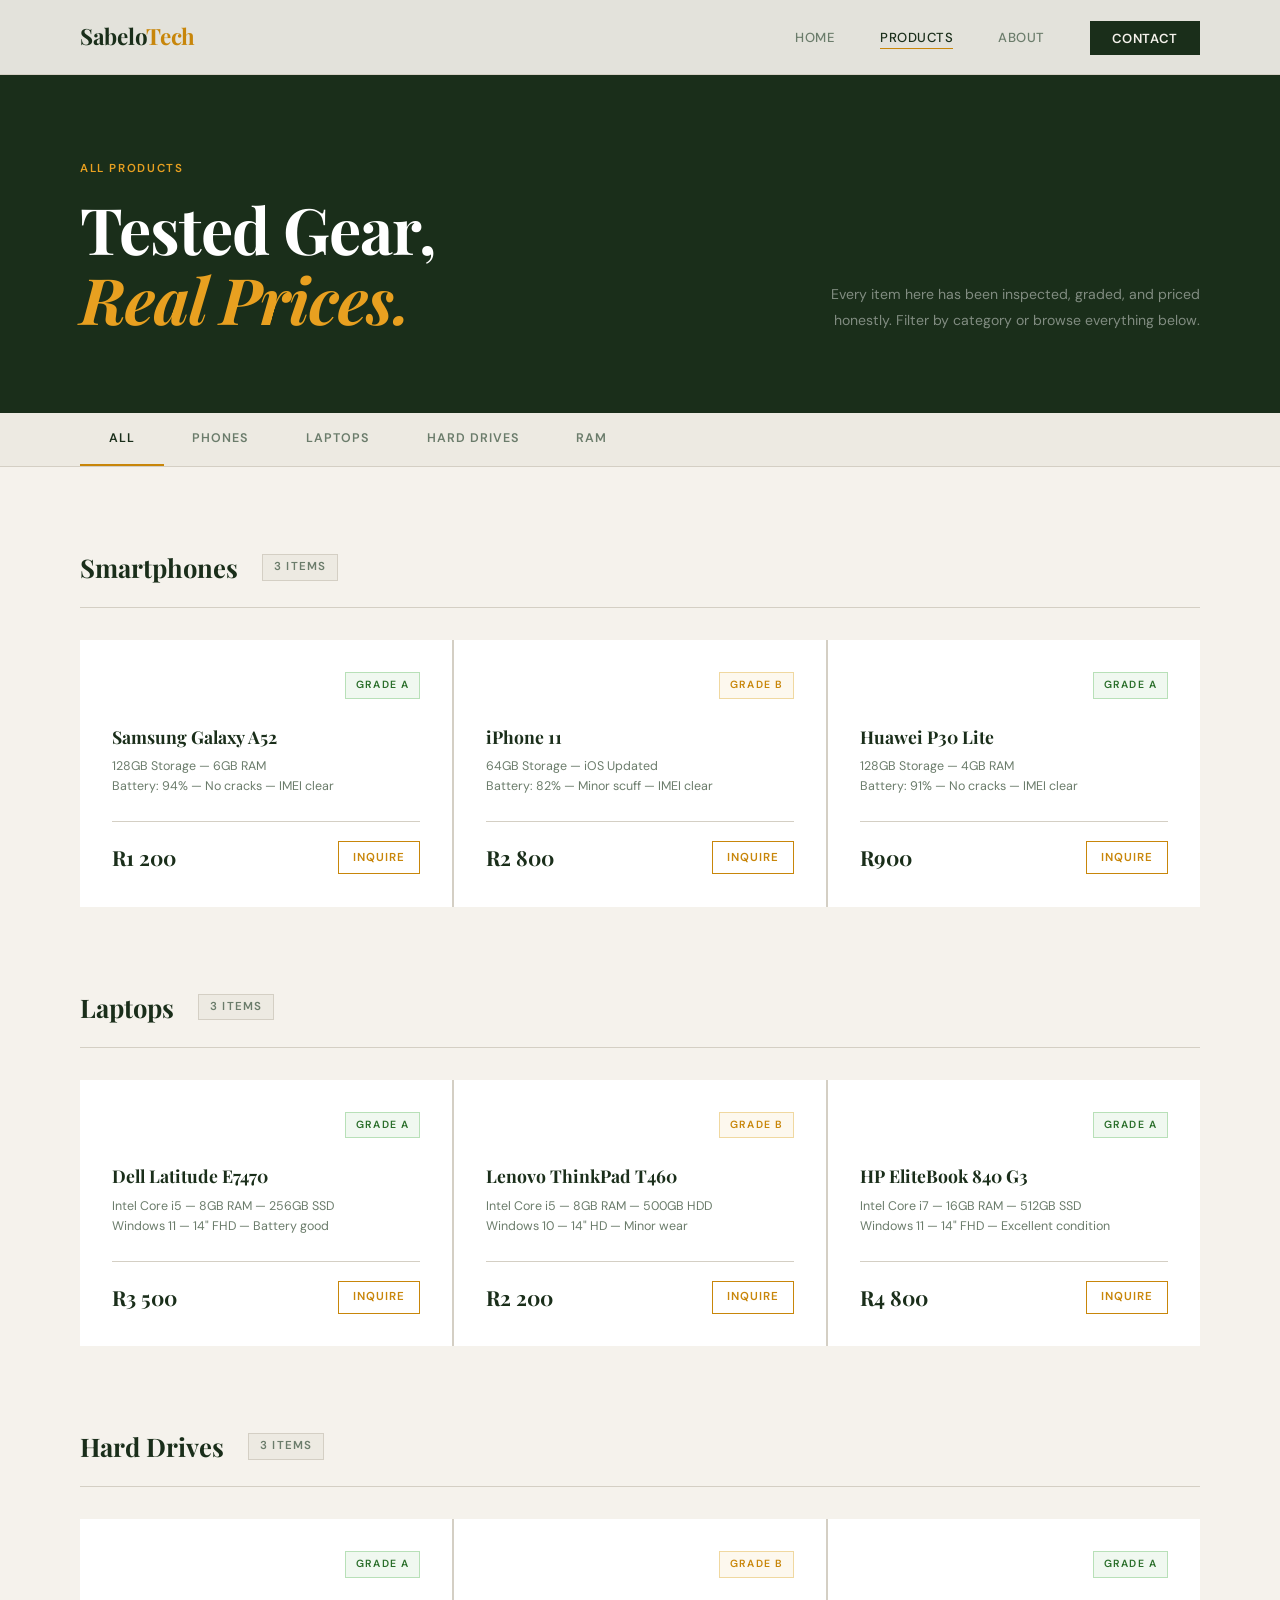
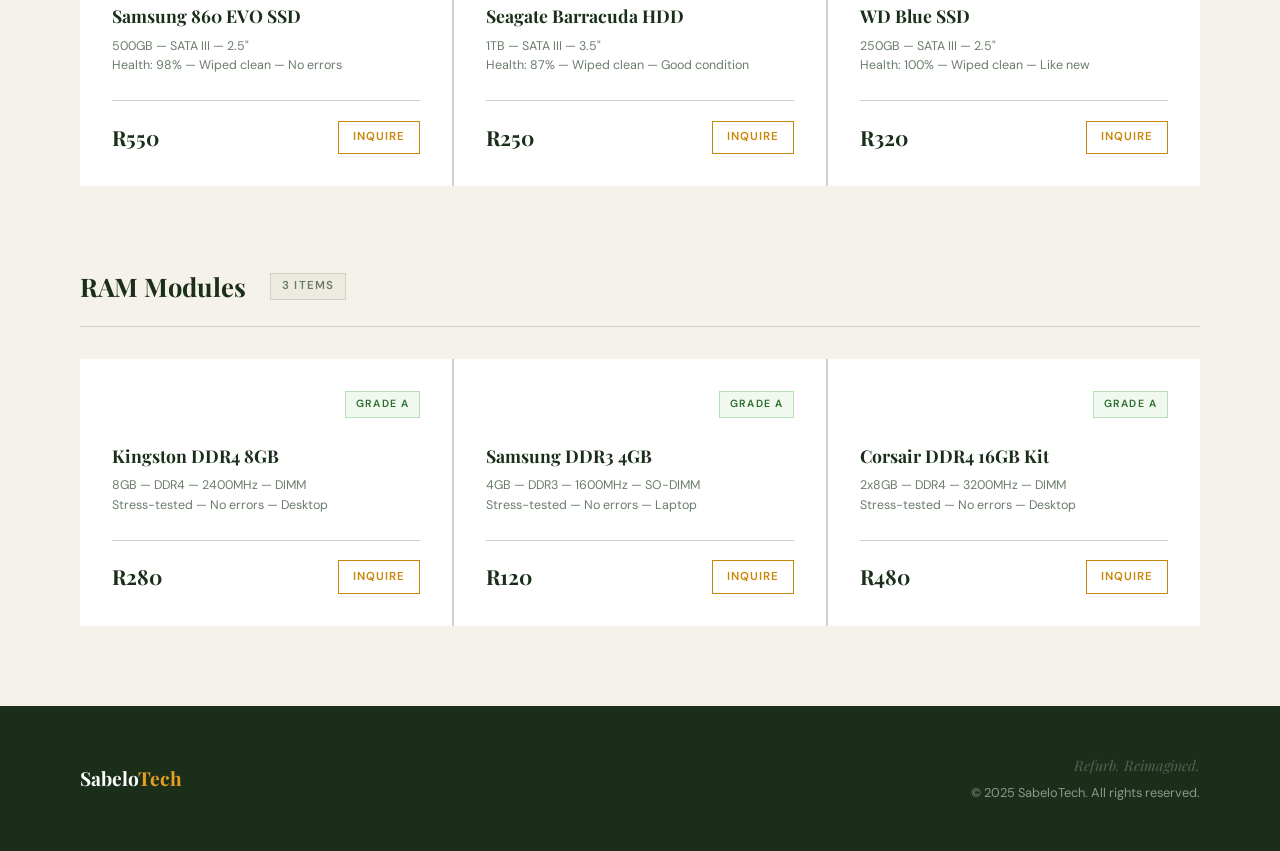
<file: products.html>
<!DOCTYPE html>
<html lang="en">
<head>
  <meta charset="UTF-8"/>
  <meta name="viewport" content="width=device-width, initial-scale=1.0"/>
  <title>Products — SabeloTech</title>
  <link href="https://fonts.googleapis.com/css2?family=Playfair+Display:ital,wght@0,600;0,700;1,600&family=DM+Sans:wght@400;500;600&display=swap" rel="stylesheet"/>
  <link rel="stylesheet" href="style.css"/>
  <style>
    /* ── PAGE HERO ── */
    .page-hero {
      padding: 10rem 5rem 5rem;
      background: var(--dark);
      display: grid;
      grid-template-columns: 1fr auto;
      align-items: flex-end;
      gap: 3rem;
    }
    .page-hero-eyebrow {
      font-size: 0.72rem;
      font-weight: 600;
      letter-spacing: 0.14em;
      text-transform: uppercase;
      color: var(--accent2);
      margin-bottom: 1rem;
      display: block;
    }
    .page-hero-title {
      font-family: var(--font-head);
      font-size: clamp(2.5rem, 5vw, 4rem);
      font-weight: 700;
      color: #fff;
      line-height: 1.08;
      letter-spacing: -1px;
    }
    .page-hero-title em { font-style: italic; color: var(--accent2); }
    .page-hero-sub {
      font-size: 0.88rem;
      color: rgba(255,255,255,0.45);
      max-width: 380px;
      line-height: 1.85;
      text-align: right;
    }

    /* ── FILTER BAR ── */
    .filter-bar {
      background: var(--surface);
      border-bottom: 1px solid var(--border);
      padding: 0 5rem;
      display: flex;
      gap: 0;
    }
    .filter-btn {
      font-family: var(--font-body);
      font-size: 0.78rem;
      font-weight: 600;
      letter-spacing: 0.08em;
      text-transform: uppercase;
      color: var(--muted);
      background: transparent;
      border: none;
      border-bottom: 2.5px solid transparent;
      padding: 1.1rem 1.8rem;
      cursor: pointer;
      transition: color 0.2s, border-color 0.2s;
    }
    .filter-btn:hover { color: var(--dark); }
    .filter-btn.active {
      color: var(--dark);
      border-bottom-color: var(--accent);
    }

    /* ── PRODUCTS SECTION ── */
    .products-section {
      padding: 5rem;
      background: var(--bg);
    }
    .category-block { margin-bottom: 5rem; }
    .category-block:last-child { margin-bottom: 0; }
    .category-heading {
      display: flex;
      align-items: center;
      gap: 1.5rem;
      margin-bottom: 2rem;
      padding-bottom: 1.2rem;
      border-bottom: 1px solid var(--border);
    }
    .category-heading h2 {
      font-family: var(--font-head);
      font-size: 1.6rem;
      font-weight: 700;
      color: var(--dark);
    }
    .category-count {
      font-size: 0.72rem;
      font-weight: 600;
      letter-spacing: 0.1em;
      text-transform: uppercase;
      color: var(--muted);
      background: var(--surface);
      border: 1px solid var(--border);
      padding: 0.2rem 0.7rem;
    }

    .products-grid {
      display: grid;
      grid-template-columns: repeat(3, 1fr);
      gap: 1.5px;
      background: var(--border);
    }
    .product-card {
      background: var(--card);
      padding: 2rem;
      position: relative;
      transition: background 0.25s;
    }
    .product-card:hover { background: var(--light); }
    .product-card-top {
      display: flex;
      justify-content: space-between;
      align-items: flex-start;
      margin-bottom: 1.5rem;
    }
    .product-grade {
      font-size: 0.65rem;
      font-weight: 600;
      letter-spacing: 0.12em;
      text-transform: uppercase;
      padding: 0.25rem 0.6rem;
      border: 1px solid;
    }
    .grade-a { color: #2a6e2a; border-color: #b8e0b8; background: #f0f8f0; }
    .grade-b { color: var(--accent); border-color: #f0d8a0; background: #fdf8ee; }
    .grade-c { color: #888; border-color: #ddd; background: #f8f8f8; }

    .product-name {
      font-family: var(--font-head);
      font-size: 1.1rem;
      font-weight: 700;
      color: var(--dark);
      margin-bottom: 0.4rem;
    }
    .product-spec {
      font-size: 0.78rem;
      color: var(--muted);
      line-height: 1.6;
      margin-bottom: 1.5rem;
    }
    .product-bottom {
      display: flex;
      align-items: center;
      justify-content: space-between;
      padding-top: 1.2rem;
      border-top: 1px solid var(--border);
    }
    .product-price {
      font-family: var(--font-head);
      font-size: 1.3rem;
      font-weight: 700;
      color: var(--dark);
    }
    .product-inquiry {
      font-size: 0.72rem;
      font-weight: 600;
      letter-spacing: 0.08em;
      text-transform: uppercase;
      color: var(--accent);
      border: 1px solid var(--accent);
      padding: 0.4rem 0.9rem;
      transition: background 0.2s, color 0.2s;
    }
    .product-inquiry:hover {
      background: var(--accent);
      color: #fff;
    }

    /* ── HIDDEN CATEGORY SECTIONS ── */
    .category-block[data-category] { display: none; }
    .category-block[data-category].visible { display: block; }

    @media (max-width: 900px) {
      .page-hero { grid-template-columns: 1fr; padding: 8rem 1.5rem 3rem; }
      .page-hero-sub { text-align: left; max-width: 100%; }
      .filter-bar { padding: 0 1.5rem; overflow-x: auto; }
      .products-section { padding: 3rem 1.5rem; }
      .products-grid { grid-template-columns: 1fr 1fr; }
    }
    @media (max-width: 600px) {
      .products-grid { grid-template-columns: 1fr; }
    }
  </style>
</head>
<body>

  <nav id="navbar">
    <div class="logo">Sabelo<span>Tech</span></div>
    <ul class="nav-links">
      <li><a href="index.html">Home</a></li>
      <li><a href="products.html" class="active">Products</a></li>
      <li><a href="about.html">About</a></li>
      <li><a href="contact.html" class="nav-cta">Contact</a></li>
    </ul>
  </nav>

  <!-- PAGE HERO -->
  <div class="page-hero">
    <div>
      <span class="page-hero-eyebrow">All Products</span>
      <h1 class="page-hero-title">Tested Gear,<br><em>Real Prices.</em></h1>
    </div>
    <p class="page-hero-sub">
      Every item here has been inspected, graded, and priced honestly.
      Filter by category or browse everything below.
    </p>
  </div>

  <!-- FILTER BAR -->
  <div class="filter-bar">
    <button class="filter-btn active" data-filter="all">All</button>
    <button class="filter-btn" data-filter="phones">Phones</button>
    <button class="filter-btn" data-filter="laptops">Laptops</button>
    <button class="filter-btn" data-filter="drives">Hard Drives</button>
    <button class="filter-btn" data-filter="ram">RAM</button>
  </div>

  <!-- PRODUCTS -->
  <section class="products-section">

    <!-- PHONES -->
    <div class="category-block visible" data-category="phones">
      <div class="category-heading">
        <h2>Smartphones</h2>
        <span class="category-count">3 items</span>
      </div>
      <div class="products-grid">
        <div class="product-card reveal">
          <div class="product-card-top">
            <div></div>
            <span class="product-grade grade-a">Grade A</span>
          </div>
          <div class="product-name">Samsung Galaxy A52</div>
          <p class="product-spec">128GB Storage — 6GB RAM<br>Battery: 94% — No cracks — IMEI clear</p>
          <div class="product-bottom">
            <span class="product-price">R1 200</span>
            <a href="contact.html" class="product-inquiry">Inquire</a>
          </div>
        </div>
        <div class="product-card reveal reveal-delay-1">
          <div class="product-card-top">
            <div></div>
            <span class="product-grade grade-b">Grade B</span>
          </div>
          <div class="product-name">iPhone 11</div>
          <p class="product-spec">64GB Storage — iOS Updated<br>Battery: 82% — Minor scuff — IMEI clear</p>
          <div class="product-bottom">
            <span class="product-price">R2 800</span>
            <a href="contact.html" class="product-inquiry">Inquire</a>
          </div>
        </div>
        <div class="product-card reveal reveal-delay-2">
          <div class="product-card-top">
            <div></div>
            <span class="product-grade grade-a">Grade A</span>
          </div>
          <div class="product-name">Huawei P30 Lite</div>
          <p class="product-spec">128GB Storage — 4GB RAM<br>Battery: 91% — No cracks — IMEI clear</p>
          <div class="product-bottom">
            <span class="product-price">R900</span>
            <a href="contact.html" class="product-inquiry">Inquire</a>
          </div>
        </div>
      </div>
    </div>

    <!-- LAPTOPS -->
    <div class="category-block visible" data-category="laptops">
      <div class="category-heading">
        <h2>Laptops</h2>
        <span class="category-count">3 items</span>
      </div>
      <div class="products-grid">
        <div class="product-card reveal">
          <div class="product-card-top">
            <div></div>
            <span class="product-grade grade-a">Grade A</span>
          </div>
          <div class="product-name">Dell Latitude E7470</div>
          <p class="product-spec">Intel Core i5 — 8GB RAM — 256GB SSD<br>Windows 11 — 14" FHD — Battery good</p>
          <div class="product-bottom">
            <span class="product-price">R3 500</span>
            <a href="contact.html" class="product-inquiry">Inquire</a>
          </div>
        </div>
        <div class="product-card reveal reveal-delay-1">
          <div class="product-card-top">
            <div></div>
            <span class="product-grade grade-b">Grade B</span>
          </div>
          <div class="product-name">Lenovo ThinkPad T460</div>
          <p class="product-spec">Intel Core i5 — 8GB RAM — 500GB HDD<br>Windows 10 — 14" HD — Minor wear</p>
          <div class="product-bottom">
            <span class="product-price">R2 200</span>
            <a href="contact.html" class="product-inquiry">Inquire</a>
          </div>
        </div>
        <div class="product-card reveal reveal-delay-2">
          <div class="product-card-top">
            <div></div>
            <span class="product-grade grade-a">Grade A</span>
          </div>
          <div class="product-name">HP EliteBook 840 G3</div>
          <p class="product-spec">Intel Core i7 — 16GB RAM — 512GB SSD<br>Windows 11 — 14" FHD — Excellent condition</p>
          <div class="product-bottom">
            <span class="product-price">R4 800</span>
            <a href="contact.html" class="product-inquiry">Inquire</a>
          </div>
        </div>
      </div>
    </div>

    <!-- HARD DRIVES -->
    <div class="category-block visible" data-category="drives">
      <div class="category-heading">
        <h2>Hard Drives</h2>
        <span class="category-count">3 items</span>
      </div>
      <div class="products-grid">
        <div class="product-card reveal">
          <div class="product-card-top">
            <div></div>
            <span class="product-grade grade-a">Grade A</span>
          </div>
          <div class="product-name">Samsung 860 EVO SSD</div>
          <p class="product-spec">500GB — SATA III — 2.5"<br>Health: 98% — Wiped clean — No errors</p>
          <div class="product-bottom">
            <span class="product-price">R550</span>
            <a href="contact.html" class="product-inquiry">Inquire</a>
          </div>
        </div>
        <div class="product-card reveal reveal-delay-1">
          <div class="product-card-top">
            <div></div>
            <span class="product-grade grade-b">Grade B</span>
          </div>
          <div class="product-name">Seagate Barracuda HDD</div>
          <p class="product-spec">1TB — SATA III — 3.5"<br>Health: 87% — Wiped clean — Good condition</p>
          <div class="product-bottom">
            <span class="product-price">R250</span>
            <a href="contact.html" class="product-inquiry">Inquire</a>
          </div>
        </div>
        <div class="product-card reveal reveal-delay-2">
          <div class="product-card-top">
            <div></div>
            <span class="product-grade grade-a">Grade A</span>
          </div>
          <div class="product-name">WD Blue SSD</div>
          <p class="product-spec">250GB — SATA III — 2.5"<br>Health: 100% — Wiped clean — Like new</p>
          <div class="product-bottom">
            <span class="product-price">R320</span>
            <a href="contact.html" class="product-inquiry">Inquire</a>
          </div>
        </div>
      </div>
    </div>

    <!-- RAM -->
    <div class="category-block visible" data-category="ram">
      <div class="category-heading">
        <h2>RAM Modules</h2>
        <span class="category-count">3 items</span>
      </div>
      <div class="products-grid">
        <div class="product-card reveal">
          <div class="product-card-top">
            <div></div>
            <span class="product-grade grade-a">Grade A</span>
          </div>
          <div class="product-name">Kingston DDR4 8GB</div>
          <p class="product-spec">8GB — DDR4 — 2400MHz — DIMM<br>Stress-tested — No errors — Desktop</p>
          <div class="product-bottom">
            <span class="product-price">R280</span>
            <a href="contact.html" class="product-inquiry">Inquire</a>
          </div>
        </div>
        <div class="product-card reveal reveal-delay-1">
          <div class="product-card-top">
            <div></div>
            <span class="product-grade grade-a">Grade A</span>
          </div>
          <div class="product-name">Samsung DDR3 4GB</div>
          <p class="product-spec">4GB — DDR3 — 1600MHz — SO-DIMM<br>Stress-tested — No errors — Laptop</p>
          <div class="product-bottom">
            <span class="product-price">R120</span>
            <a href="contact.html" class="product-inquiry">Inquire</a>
          </div>
        </div>
        <div class="product-card reveal reveal-delay-2">
          <div class="product-card-top">
            <div></div>
            <span class="product-grade grade-a">Grade A</span>
          </div>
          <div class="product-name">Corsair DDR4 16GB Kit</div>
          <p class="product-spec">2x8GB — DDR4 — 3200MHz — DIMM<br>Stress-tested — No errors — Desktop</p>
          <div class="product-bottom">
            <span class="product-price">R480</span>
            <a href="contact.html" class="product-inquiry">Inquire</a>
          </div>
        </div>
      </div>
    </div>

  </section>

  <footer>
    <div class="footer-logo">Sabelo<span>Tech</span></div>
    <div class="footer-right">
      <div class="footer-tagline">Refurb. Reimagined.</div>
      <div style="margin-top:0.4rem">© 2025 SabeloTech. All rights reserved.</div>
    </div>
  </footer>

  <script src="main.js"></script>
  <script>
    // Filter logic
    const filterBtns = document.querySelectorAll('.filter-btn');
    const categoryBlocks = document.querySelectorAll('.category-block[data-category]');

    filterBtns.forEach(btn => {
      btn.addEventListener('click', () => {
        filterBtns.forEach(b => b.classList.remove('active'));
        btn.classList.add('active');
        const filter = btn.dataset.filter;
        categoryBlocks.forEach(block => {
          if (filter === 'all' || block.dataset.category === filter) {
            block.classList.add('visible');
          } else {
            block.classList.remove('visible');
          }
        });
      });
    });
  </script>
</body>
</html>
</file>
<file: style.css>
/* ── RESET & ROOT ── */
*, *::before, *::after { margin: 0; padding: 0; box-sizing: border-box; }

:root {
  --bg:       #f5f2ec;
  --surface:  #edeae2;
  --dark:     #1a2e1a;
  --dark2:    #243824;
  --card:     #ffffff;
  --border:   #d4cfc4;
  --accent:   #c8860a;
  --accent2:  #e8a020;
  --text:     #1a2e1a;
  --muted:    #6b7c6b;
  --light:    #f9f7f3;

  --font-head: 'Playfair Display', serif;
  --font-body: 'DM Sans', sans-serif;
}

html { scroll-behavior: smooth; }

body {
  background: var(--bg);
  color: var(--text);
  font-family: var(--font-body);
  font-size: 16px;
  line-height: 1.6;
  -webkit-font-smoothing: antialiased;
}

a { color: inherit; text-decoration: none; }
img { display: block; max-width: 100%; }

/* ── NAV ── */
nav {
  position: fixed; top: 0; left: 0; right: 0; z-index: 100;
  display: flex; align-items: center; justify-content: space-between;
  padding: 1.2rem 5rem;
  background: rgba(245,242,236,0.92);
  backdrop-filter: blur(10px);
  border-bottom: 1px solid var(--border);
  transition: transform 0.35s ease;
}

.logo {
  font-family: var(--font-head);
  font-size: 1.4rem;
  font-weight: 700;
  color: var(--dark);
  letter-spacing: -0.3px;
}
.logo span { color: var(--accent); }

.nav-links {
  list-style: none;
  display: flex; gap: 2.8rem;
  align-items: center;
}
.nav-links a {
  font-size: 0.82rem;
  font-weight: 500;
  letter-spacing: 0.04em;
  text-transform: uppercase;
  color: var(--muted);
  transition: color 0.2s;
  position: relative;
}
.nav-links a::after {
  content: '';
  position: absolute; bottom: -3px; left: 0; right: 0;
  height: 1.5px;
  background: var(--accent);
  transform: scaleX(0);
  transform-origin: left;
  transition: transform 0.25s ease;
}
.nav-links a:hover,
.nav-links a.active { color: var(--dark); }
.nav-links a:hover::after,
.nav-links a.active::after { transform: scaleX(1); }

.nav-cta {
  background: var(--dark);
  color: var(--bg) !important;
  padding: 0.55rem 1.4rem;
  font-weight: 600 !important;
  transition: background 0.2s !important;
}
.nav-cta::after { display: none !important; }
.nav-cta:hover { background: var(--dark2) !important; color: var(--bg) !important; }

/* ── FOOTER ── */
footer {
  background: var(--dark);
  color: rgba(255,255,255,0.5);
  padding: 3rem 5rem;
  display: flex;
  justify-content: space-between;
  align-items: center;
  font-size: 0.8rem;
}
.footer-logo {
  font-family: var(--font-head);
  font-size: 1.2rem;
  font-weight: 700;
  color: #fff;
}
.footer-logo span { color: var(--accent2); }
.footer-right { text-align: right; }
.footer-tagline {
  font-family: var(--font-head);
  font-style: italic;
  color: rgba(255,255,255,0.25);
  font-size: 0.9rem;
}

/* ── SHARED SECTION HELPERS ── */
.section-eyebrow {
  font-size: 0.72rem;
  font-weight: 600;
  letter-spacing: 0.14em;
  text-transform: uppercase;
  color: var(--accent);
  margin-bottom: 0.7rem;
  display: block;
}
.section-title {
  font-family: var(--font-head);
  font-size: clamp(2rem, 4vw, 3rem);
  font-weight: 700;
  color: var(--dark);
  line-height: 1.15;
  letter-spacing: -0.5px;
}
.section-title em {
  font-style: italic;
  color: var(--accent);
}

/* ── DIVIDER ── */
.divider {
  width: 48px; height: 2px;
  background: var(--accent);
  margin: 1.5rem 0;
}

/* ── BUTTONS ── */
.btn {
  display: inline-block;
  font-family: var(--font-body);
  font-size: 0.82rem;
  font-weight: 600;
  letter-spacing: 0.05em;
  text-transform: uppercase;
  padding: 0.85rem 2rem;
  border: none; cursor: pointer;
  transition: all 0.2s;
}
.btn-dark {
  background: var(--dark);
  color: var(--bg);
}
.btn-dark:hover {
  background: var(--dark2);
  transform: translateY(-2px);
  box-shadow: 0 6px 20px rgba(26,46,26,0.2);
}
.btn-outline {
  background: transparent;
  color: var(--dark);
  border: 1.5px solid var(--dark);
}
.btn-outline:hover {
  background: var(--dark);
  color: var(--bg);
}

/* ── FADE-IN (CSS only) ── */
.reveal {
  opacity: 0;
  transform: translateY(22px);
  transition: opacity 0.65s ease, transform 0.65s ease;
}
.reveal.visible {
  opacity: 1;
  transform: translateY(0);
}
.reveal-delay-1 { transition-delay: 0.1s; }
.reveal-delay-2 { transition-delay: 0.2s; }
.reveal-delay-3 { transition-delay: 0.3s; }
.reveal-delay-4 { transition-delay: 0.4s; }

/* ── SCROLL JS REVEAL ── */

/* ── NAV SCROLL HIDE ── */

@media (max-width: 768px) {
  nav { padding: 1rem 1.5rem; }
  .nav-links { display: none; }
  footer { flex-direction: column; gap: 1rem; text-align: center; padding: 2rem 1.5rem; }
  .footer-right { text-align: center; }
}
</file>
